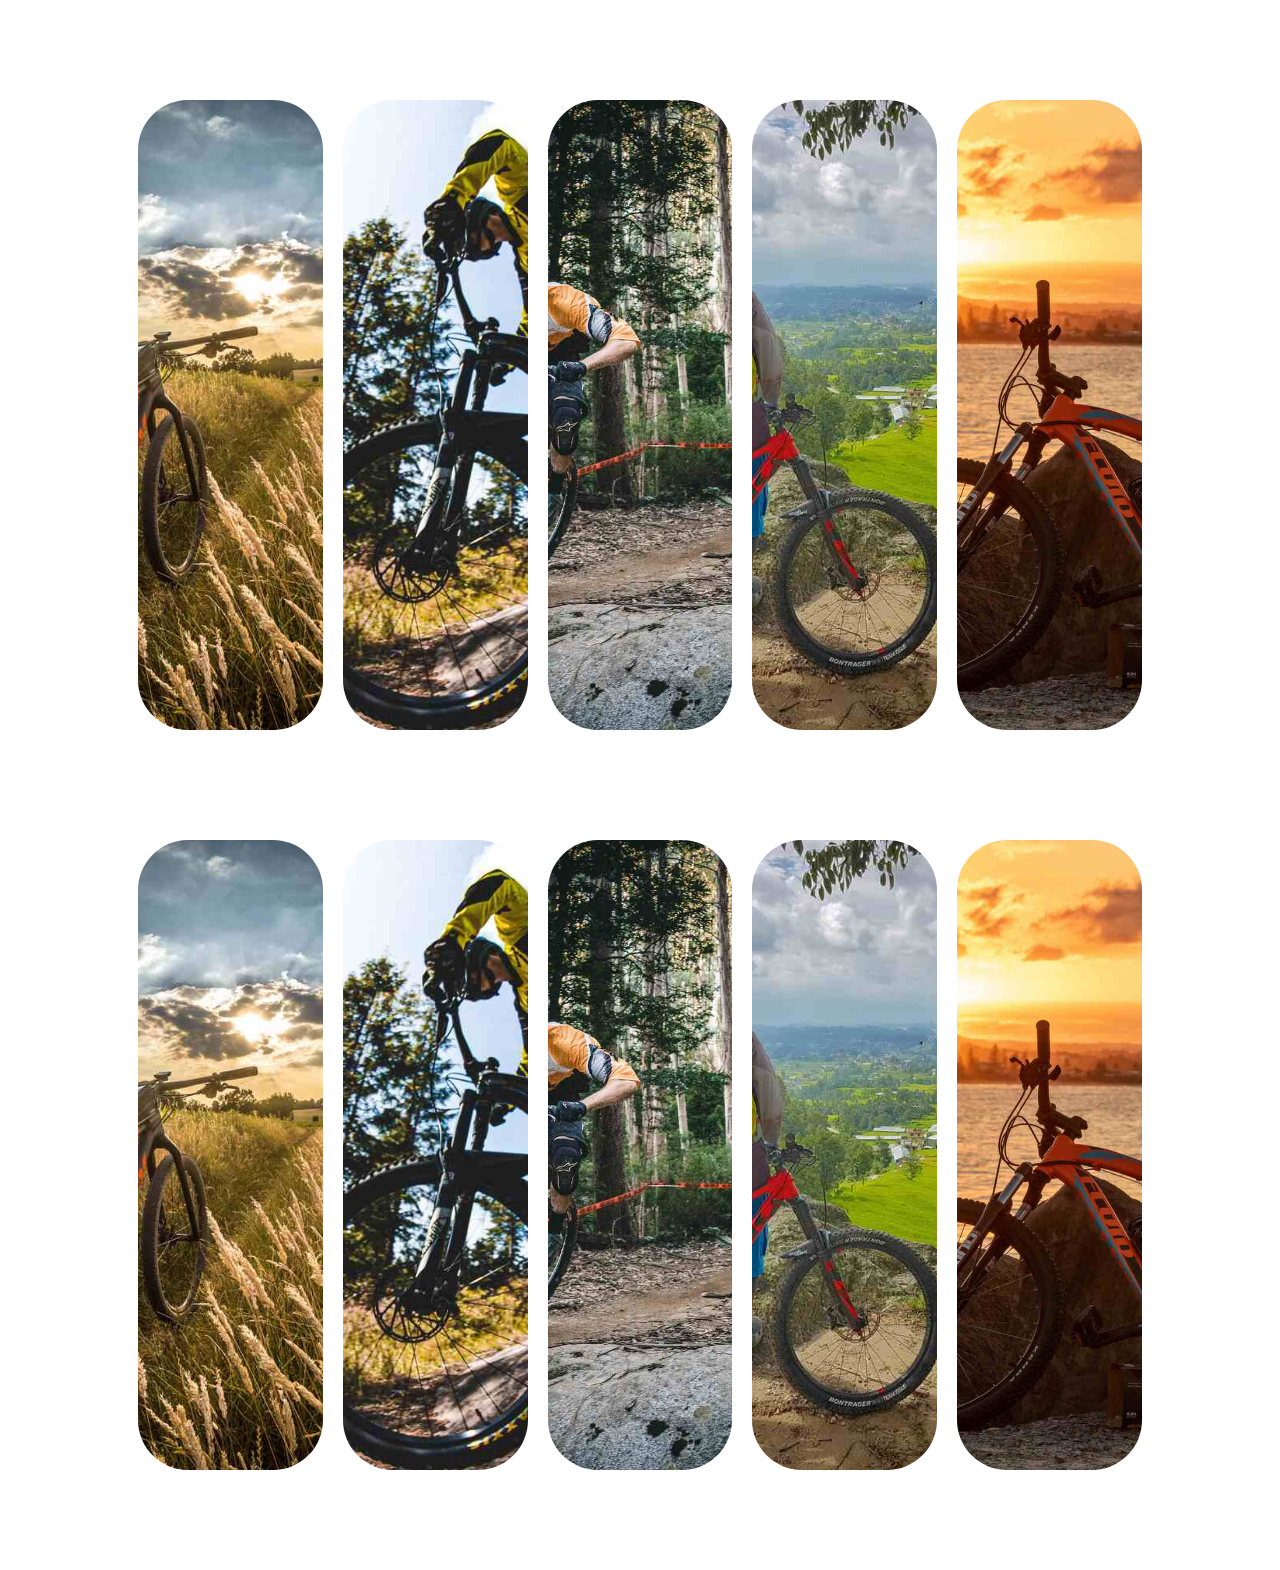
<file: day_1__expanding_cards/Final/index.html>
<!DOCTYPE html>
<html lang="en">
<head>
    <meta charset="UTF-8">
    <meta http-equiv="X-UA-Compatible" content="IE=edge">
    <meta name="viewport" content="width=device-width, initial-scale=1.0">
    <title>Dream Cards</title>
    <link rel="stylesheet" href="styles/index.css">
    <script src="script.js" defer></script>
</head>
<body>
    <section>
    <div class="gallary">
        <div class="panel" style="background-image: url('./images/mtb__one.jpg');">
            <h3>Explore The World 🌍 </h3>
        </div>
        <div class="panel" style="background-image: url('./images/mtb__two.jpg');">
            <h3>Explore The World 🌍 </h3>
        </div>
        <div class="panel" style="background-image: url('./images/mtb__three.jpg');">
            <h3>Explore The World 🌍 </h3>
        </div>
        <div class="panel" style="background-image: url('./images/mtb__four.jpg');">
            <h3>Explore The World 🌍 </h3>
        </div>
        <div class="panel" style="background-image: url('./images/mtb__five.jpg');">
            <h3>Explore The World 🌍 </h3>
        </div>

    </div>
    </section>
    <section>
    <div class="gallary">
        <div class="panel" style="background-image: url('./images/mtb__one.jpg');">
            <h3>Explore The World 🌍 </h3>
        </div>
        <div class="panel" style="background-image: url('./images/mtb__two.jpg');">
            <h3>Explore The World 🌍 </h3>
        </div>
        <div class="panel" style="background-image: url('./images/mtb__three.jpg');">
            <h3>Explore The World 🌍 </h3>
        </div>
        <div class="panel" style="background-image: url('./images/mtb__four.jpg');">
            <h3>Explore The World 🌍 </h3>
        </div>
        <div class="panel" style="background-image: url('./images/mtb__five.jpg');">
            <h3>Explore The World 🌍 </h3>
        </div>

    </div>
    </section>
</html>
</file>
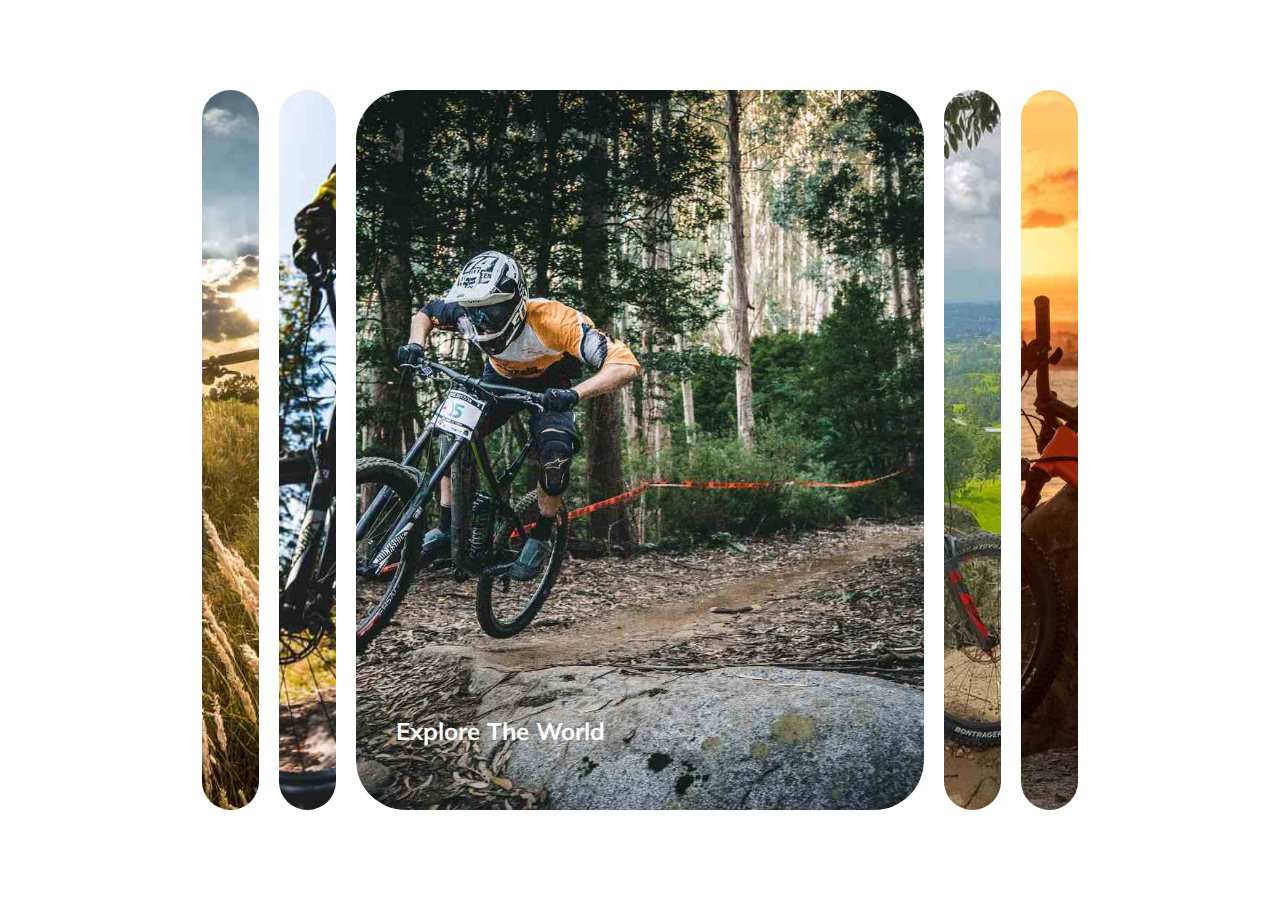
<file: day_1__expanding_cards/finalVersion/index.html>
<!DOCTYPE html>
<html lang="en">
	<head>
		<meta charset="UTF-8" />
		<meta http-equiv="X-UA-Compatible" content="IE=edge" />
		<meta name="viewport" content="width=device-width, initial-scale=1.0" />
		<title>Dream Cards</title>
		<link rel="stylesheet" href="style.css" />
		<script src="script.js" defer></script>
	</head>
	<body>
		<div class="container">
			<div class="panel" style="background-image: url('./images/mtb__one.jpg')">
				<h3>Explore The World</h3>
			</div>
			<div class="panel" style="background-image: url('./images/mtb__two.jpg')">
				<h3>Explore The World</h3>
			</div>
			<div
				class="panel active"
				style="background-image: url('./images/mtb__three.jpg')"
			>
				<h3>Explore The World</h3>
			</div>
			<div
				class="panel"
				style="background-image: url('./images/mtb__four.jpg')"
			>
				<h3>Explore The World</h3>
			</div>
			<div
				class="panel"
				style="background-image: url('./images/mtb__five.jpg')"
			>
				<h3>Explore The World</h3>
			</div>
		</div>
	</body>
</html>
</file>
<file: day_1__expanding_cards/Final/styles/index.css>
@import url("https://fonts.googleapis.com/css?family=Muli:wght@400;700&display=swap");
.gallary {
  width: 80vw;
  display: flex;
}

.panel {
  flex: 0.5;
  height: 70vh;
  background-size: cover;
  margin: 10px;
  background-repeat: no-repeat;
  background-position: center;
  color: #fff;
  position: relative;
  cursor: pointer;
  border-radius: 50px;
  -webkit-border-radius: 50px;
  -moz-border-radius: 50px;
  -ms-border-radius: 50px;
  -o-border-radius: 50px;
  transition: flex 0.7s ease-in;
  -webkit-transition: flex 0.7s ease-in;
  -moz-transition: flex 0.7s ease-in;
  -ms-transition: flex 0.7s ease-in;
  -o-transition: flex 0.7s ease-in;
}

.panel h3 {
  position: absolute;
  left: 40px;
  bottom: 40px;
  opacity: 0;
  font-size: 24px;
  margin: 0;
}

.panel.active {
  flex: 5;
}

.panel.active h3 {
  opacity: 1;
  transition: opacity 0.5s ease-in 0.4s;
  -webkit-transition: opacity 0.5s ease-in 0.4s;
  -moz-transition: opacity 0.5s ease-in 0.4s;
  -ms-transition: opacity 0.5s ease-in 0.4s;
  -o-transition: opacity 0.5s ease-in 0.4s;
}

body {
  font-family: 'Muli', sans-serif;
  margin: 0;
}

section {
  margin: 10vh 0;
  overflow: hidden;
  display: flex;
  justify-content: center;
  align-items: center;
  flex-direction: column;
}
/*# sourceMappingURL=index.css.map */
</file>
<file: day_1__expanding_cards/finalVersion/style.css>
@import url("https://fonts.googleapis.com/css?family=Muli:wght@400;700&display=swap");
* {
	box-sizing: border-box;
}
body {
	font-family: "Muli", sans-serif;
	margin: 0;
	display: flex;
	justify-content: center;
	align-items: center;
	height: 100vh;
}
.container {
	width: 70vw;
	display: flex;
}
.panel {
	flex: 0.5;
	height: 80vh;
	margin: 10px;
	position: relative;
	background-size: cover;
	background-position: center;
	background-repeat: no-repeat;
	border-radius: 50px;
	-webkit-border-radius: 50px;
	-moz-border-radius: 50px;
	-ms-border-radius: 50px;
	-o-border-radius: 50px;
	color: white;
	transition: flex 0.7s ease-in;
	-webkit-transition: flex 0.7s ease-in;
	-moz-transition: flex 0.7s ease-in;
	-ms-transition: flex 0.7s ease-in;
	-o-transition: flex 0.7s ease-in;
}
.panel h3 {
	font-size: 24px;
	position: absolute;
	left: 40px;
	bottom: 40px;
	opacity: 0;
}
.panel.active {
	flex: 5;
}
.panel.active h3 {
	opacity: 1;
	transition: opacity 0.7s ease-in;
	-webkit-transition: opacity 0.7s ease-in;
	-moz-transition: opacity 0.7s ease-in;
	-ms-transition: opacity 0.7s ease-in;
	-o-transition: opacity 0.7s ease-in;
}
</file>
